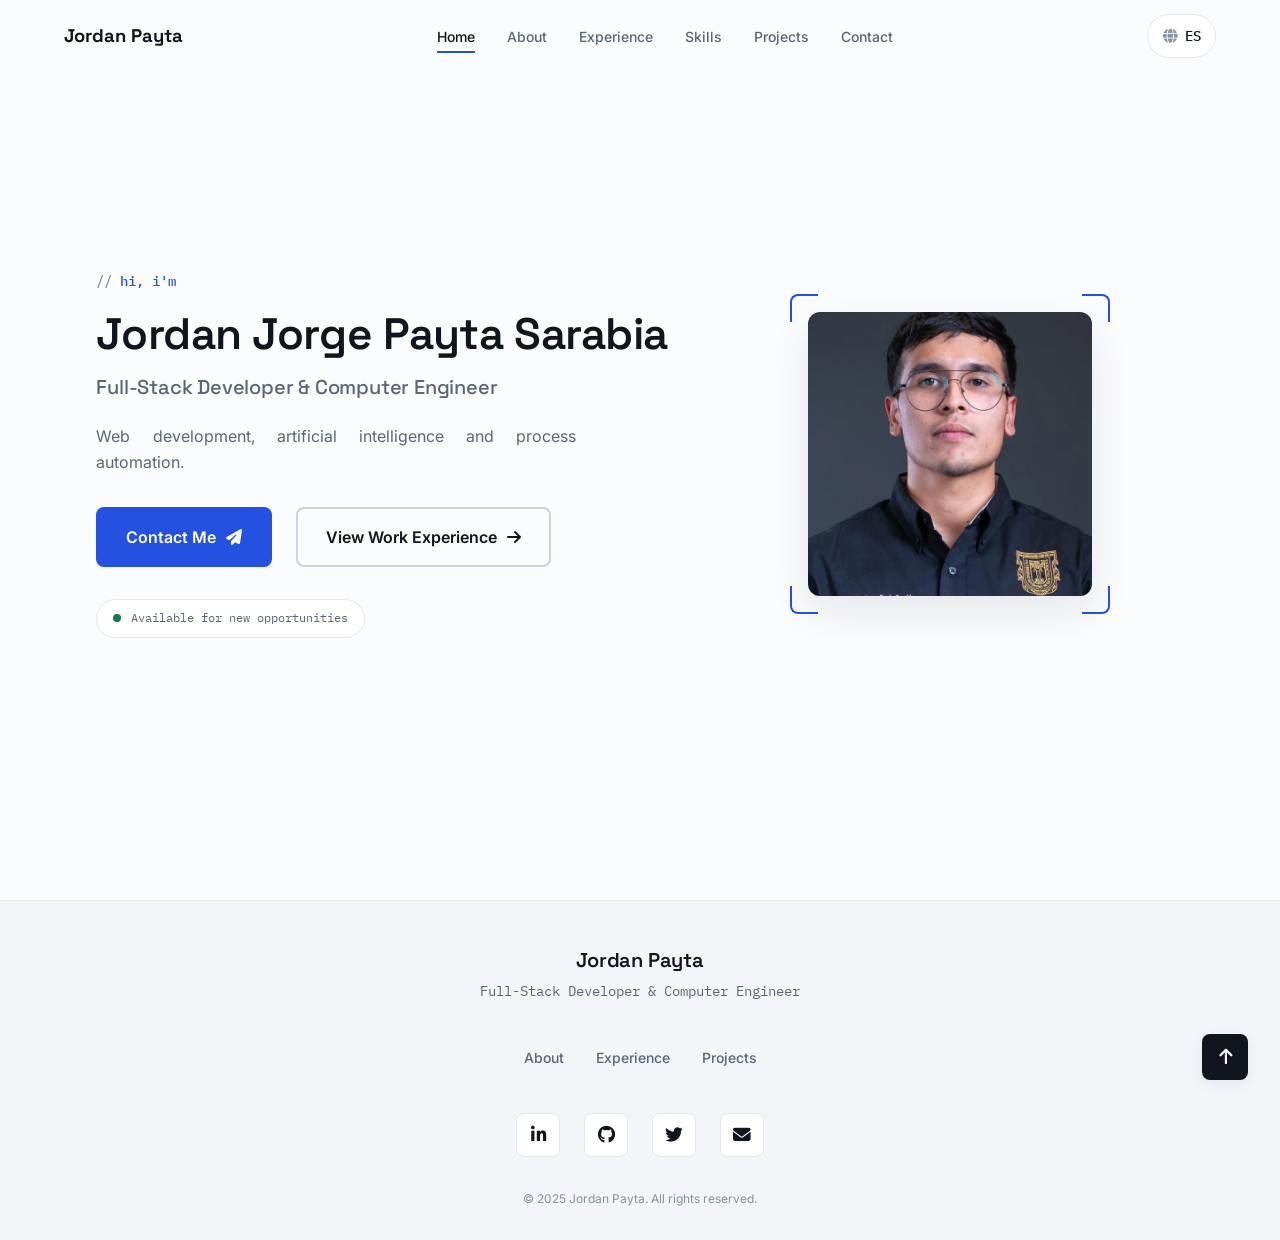
<file: index.html>
<!DOCTYPE html>
<html lang="en">
<head>
    <meta charset="UTF-8">
    <meta name="viewport" content="width=device-width, initial-scale=1.0">
    <meta name="description" content="Portfolio de Jordan Jorge Payta Sarabia - Full-Stack Developer especializado en desarrollo web, IA y automatización">
    <title>Jordan Payta - Full-Stack Developer</title>

    <link rel="preconnect" href="https://fonts.googleapis.com">
    <link rel="preconnect" href="https://fonts.gstatic.com" crossorigin>
    <link href="https://fonts.googleapis.com/css2?family=Space+Grotesk:wght@500;600;700&family=Inter:wght@400;500;600&family=IBM+Plex+Mono:wght@400;500&display=swap" rel="stylesheet">

    <link rel="preload" href="https://cdnjs.cloudflare.com/ajax/libs/font-awesome/6.4.0/css/all.min.css" as="style" onload="this.onload=null;this.rel='stylesheet'">
    <noscript><link rel="stylesheet" href="https://cdnjs.cloudflare.com/ajax/libs/font-awesome/6.4.0/css/all.min.css"></noscript>

    <link rel="stylesheet" href="css/style.css">
</head>
<body>
    <div id="header-include"></div>

    <section class="home section" id="home">
        <div class="home__container container">
            <div class="home__content">
                <div class="home__data">
                    <span class="home__greeting" data-i18n="homeGreeting">Hola, soy</span>
                    <h1 class="home__name" data-i18n="homeName">Jordan Jorge Payta Sarabia</h1>
                    <h3 class="home__profession" data-i18n="homeProfession">Full-Stack Developer & Computer Engineer</h3>
                    <p class="home__description" data-i18n="homeDescription">
                        Desarrollo web, inteligencia artificial y automatización de procesos.
                    </p>
                    <div class="home__buttons">
                        <a href="contact.html" class="button button-primary">
                            <span data-i18n="homeContactBtn">Contáctame</span> <i class="fas fa-paper-plane"></i>
                        </a>
                        <a href="experience.html" class="button button-secondary">
                            <span data-i18n="homeExperienceBtn">Ver Experiencia Laboral</span> <i class="fas fa-arrow-right"></i>
                        </a>
                    </div>

                    <div class="status-badge">
                        <span class="status-dot" aria-hidden="true"></span>
                        <span data-i18n="statusAvailable">Disponible para nuevas oportunidades</span>
                    </div>
                </div>
                <div class="home__image">
                    <div class="home__frame">
                        <span class="corner corner--tl" aria-hidden="true"></span>
                        <span class="corner corner--tr" aria-hidden="true"></span>
                        <span class="corner corner--bl" aria-hidden="true"></span>
                        <span class="corner corner--br" aria-hidden="true"></span>
                        <img src="assets/images/profile_pic.webp" alt="Jordan Payta" class="home__img" width="640" height="722" fetchpriority="high" decoding="async">
                    </div>
                </div>
            </div>
        </div>
    </section>

    <div id="footer-include"></div>

    <script defer src="js/translations.js"></script>
    <script defer src="js/script.js"></script>
</body>
</html>
</file>
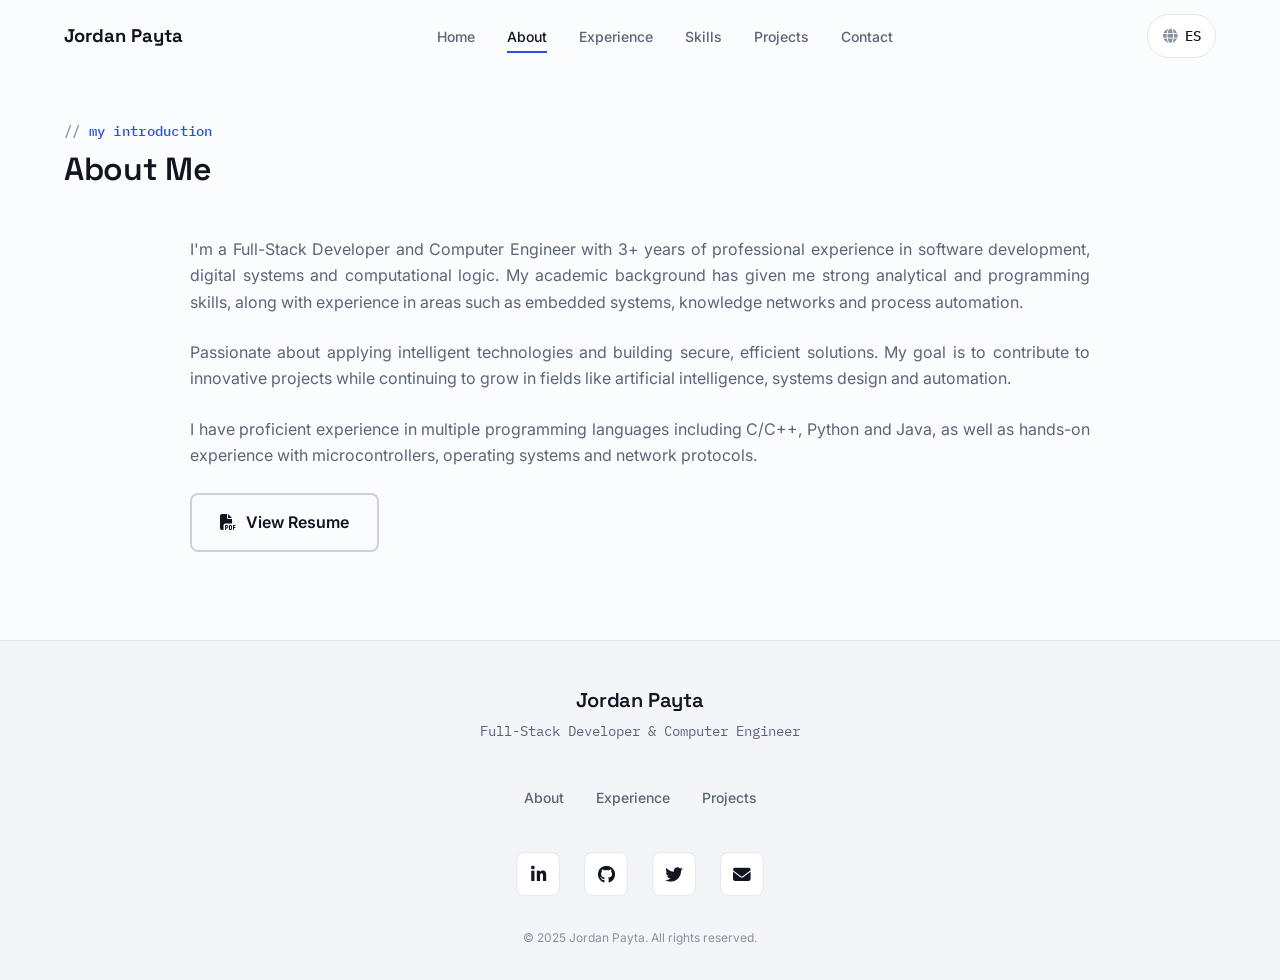
<file: about.html>
<!DOCTYPE html>
<html lang="en">
<head>
    <meta charset="UTF-8">
    <meta name="viewport" content="width=device-width, initial-scale=1.0">
    <meta name="description" content="Conoce más sobre Jordan Payta, Full-Stack Developer y Computer Engineer especializado en desarrollo web, IA y automatización.">
    <title>About me - Jordan Payta</title>

    <link rel="preconnect" href="https://fonts.googleapis.com">
    <link rel="preconnect" href="https://fonts.gstatic.com" crossorigin>
    <link href="https://fonts.googleapis.com/css2?family=Space+Grotesk:wght@500;600;700&family=Inter:wght@400;500;600&family=IBM+Plex+Mono:wght@400;500&display=swap" rel="stylesheet">

    <link rel="preload" href="https://cdnjs.cloudflare.com/ajax/libs/font-awesome/6.4.0/css/all.min.css" as="style" onload="this.onload=null;this.rel='stylesheet'">
    <noscript><link rel="stylesheet" href="https://cdnjs.cloudflare.com/ajax/libs/font-awesome/6.4.0/css/all.min.css"></noscript>

    <link rel="stylesheet" href="css/style.css">
</head>
<body>
    <div id="header-include"></div>

    <section class="about section page-section" id="about">
        <div class="container">
            <span class="section__subtitle" data-i18n="aboutSubtitle">Mi introducción</span>
            <h2 class="section__title" data-i18n="aboutTitle">Sobre Mí</h2>

            <div class="about__container">
                <div class="about__data">
                    <p class="about__description" data-i18n="aboutParagraph1">
                        Soy Full-Stack Developer y Computer Engineer con más de 3 años de experiencia profesional en
                        desarrollo de software, sistemas digitales y lógica computacional. Mi formación académica me
                        ha brindado fuertes habilidades analíticas y de programación, junto con experiencia en áreas
                        como sistemas embebidos, redes de conocimiento y automatización de procesos.
                    </p>
                    <p class="about__description" data-i18n="aboutParagraph2">
                        Apasionado por la aplicación de tecnologías inteligentes y el desarrollo de soluciones seguras
                        y eficientes. Mi objetivo es contribuir a proyectos innovadores mientras continúo creciendo en
                        campos como la inteligencia artificial, el diseño de sistemas y la automatización.
                    </p>
                    <p class="about__description" data-i18n="aboutParagraph3">
                        Tengo experiencia proficiente en múltiples lenguajes de programación incluyendo C/C++, Python
                        y Java, así como experiencia práctica con microcontroladores, sistemas operativos y protocolos
                        de redes.
                    </p>

                    <a href="assets/documents/CV_Jordan_Payta.pdf" target="_blank" rel="noopener" class="button button-secondary about__cv-button">
                        <i class="fas fa-file-pdf"></i> <span data-i18n="aboutCvButton">Ver CV</span>
                    </a>
                </div>
            </div>
        </div>
    </section>

    <div id="footer-include"></div>

    <script defer src="js/translations.js"></script>
    <script defer src="js/script.js"></script>
</body>
</html>
</file>
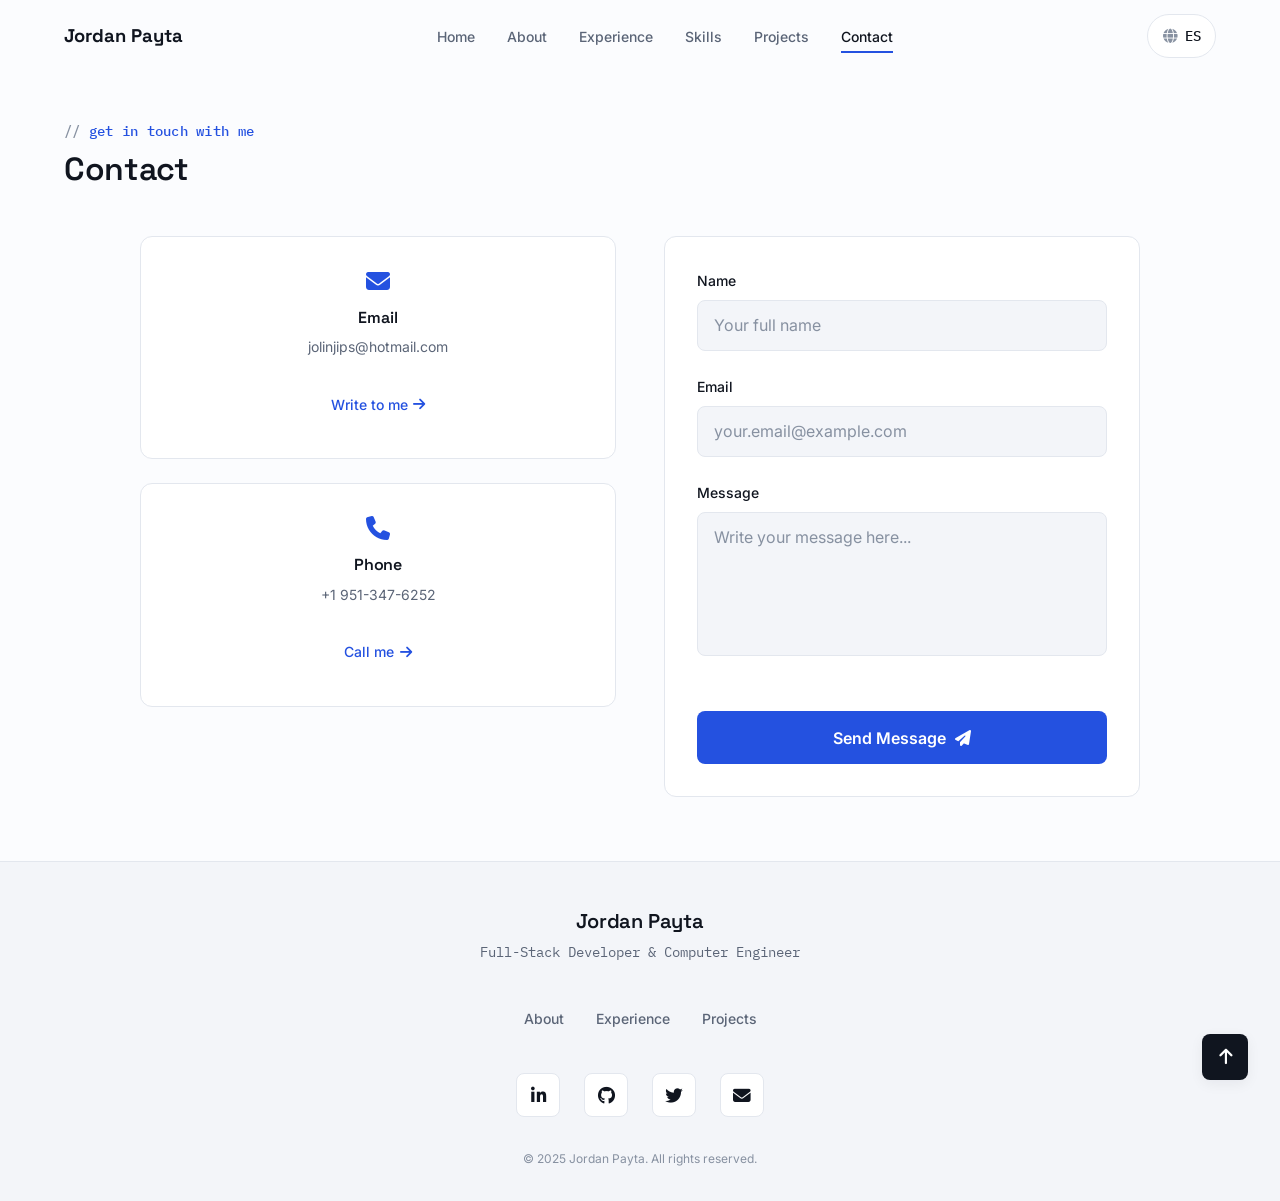
<file: contact.html>
<!DOCTYPE html>
<html lang="en">
<head>
    <meta charset="UTF-8">
    <meta name="viewport" content="width=device-width, initial-scale=1.0">
    <meta name="description" content="Ponte en contacto con Jordan Payta, Full-Stack Developer & Computer Engineer.">
    <title>Contact - Jordan Payta</title>

    <link rel="preconnect" href="https://fonts.googleapis.com">
    <link rel="preconnect" href="https://fonts.gstatic.com" crossorigin>
    <link href="https://fonts.googleapis.com/css2?family=Space+Grotesk:wght@500;600;700&family=Inter:wght@400;500;600&family=IBM+Plex+Mono:wght@400;500&display=swap" rel="stylesheet">

    <link rel="preload" href="https://cdnjs.cloudflare.com/ajax/libs/font-awesome/6.4.0/css/all.min.css" as="style" onload="this.onload=null;this.rel='stylesheet'">
    <noscript><link rel="stylesheet" href="https://cdnjs.cloudflare.com/ajax/libs/font-awesome/6.4.0/css/all.min.css"></noscript>

    <link rel="stylesheet" href="css/style.css">
</head>
<body>
    <div id="header-include"></div>

    <section class="contact section page-section" id="contact">
        <div class="container">
            <span class="section__subtitle" data-i18n="contactSubtitle">Ponte en contacto conmigo</span>
            <h2 class="section__title" data-i18n="contactTitle">Contacto</h2>

            <div class="contact__container">
                <div class="contact__info">
                    <div class="contact__card">
                        <i class="fas fa-envelope contact__card-icon"></i>
                        <h3 class="contact__card-title" data-i18n="contactEmail">Email</h3>
                        <span class="contact__card-data">jolinjips@hotmail.com</span>
                        <a href="mailto:jolinjips@hotmail.com" class="contact__button">
                            <span data-i18n="contactWriteMe">Escríbeme</span> <i class="fas fa-arrow-right"></i>
                        </a>
                    </div>

                    <div class="contact__card">
                        <i class="fas fa-phone contact__card-icon"></i>
                        <h3 class="contact__card-title" data-i18n="contactPhone">Teléfono</h3>
                        <span class="contact__card-data">+1 951-347-6252</span>
                        <a href="tel:+19513476252" class="contact__button">
                            <span data-i18n="contactCallMe">Llámame</span> <i class="fas fa-arrow-right"></i>
                        </a>
                    </div>
                </div>

                <form class="contact__form" id="contact-form">
                    <input type="hidden" name="access_key" value="dc420901-617f-4dc7-a743-186381f71e4c">
                    <input type="hidden" name="subject" value="Nuevo mensaje desde el portafolio">
                    <input type="checkbox" name="botcheck" class="contact__form-honeypot" tabindex="-1" autocomplete="off" aria-hidden="true">

                    <div class="contact__form-div">
                        <label class="contact__form-tag" data-i18n="contactFormName">Nombre</label>
                        <input type="text" name="name" data-i18n-placeholder="contactFormPlaceholderName" placeholder="Tu nombre completo" class="contact__form-input" required>
                    </div>

                    <div class="contact__form-div">
                        <label class="contact__form-tag" data-i18n="contactFormEmail">Email</label>
                        <input type="email" name="email" data-i18n-placeholder="contactFormPlaceholderEmail" placeholder="tu.email@ejemplo.com" class="contact__form-input" required>
                    </div>

                    <div class="contact__form-div">
                        <label class="contact__form-tag" data-i18n="contactFormMessage">Mensaje</label>
                        <textarea name="message" data-i18n-placeholder="contactFormPlaceholderMessage" placeholder="Escribe tu mensaje aquí..." class="contact__form-input contact__form-textarea" required></textarea>
                    </div>

                    <div class="h-captcha" data-captcha="true"></div>

                    <div id="contact-message" class="contact__message"></div>

                    <button type="submit" class="button button--flex">
                        <span data-i18n="contactFormButton">Enviar Mensaje</span> <i class="fas fa-paper-plane"></i>
                    </button>
                </form>
            </div>
        </div>
    </section>

    <div id="footer-include"></div>

    <script src="https://web3forms.com/client/script.js" async defer></script>
    <script defer src="js/translations.js"></script>
    <script defer src="js/script.js"></script>
</body>
</html>
</file>
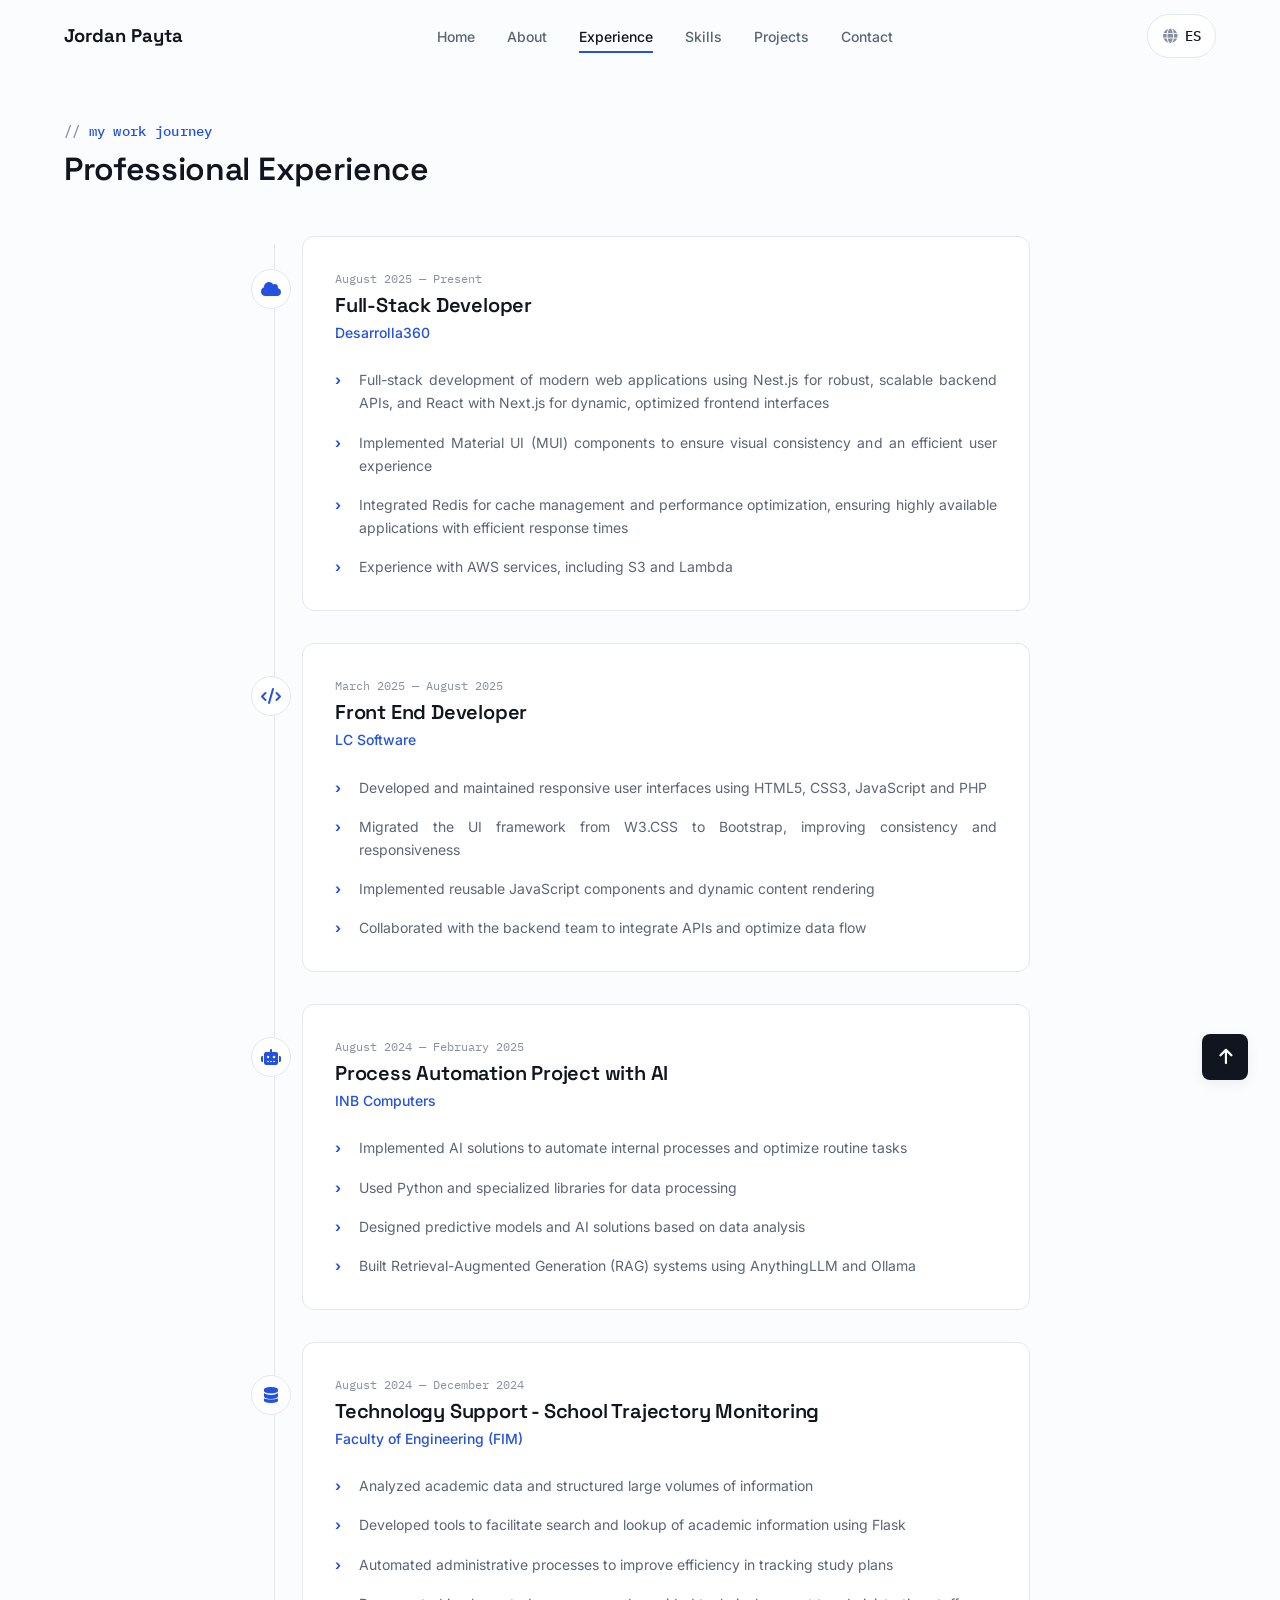
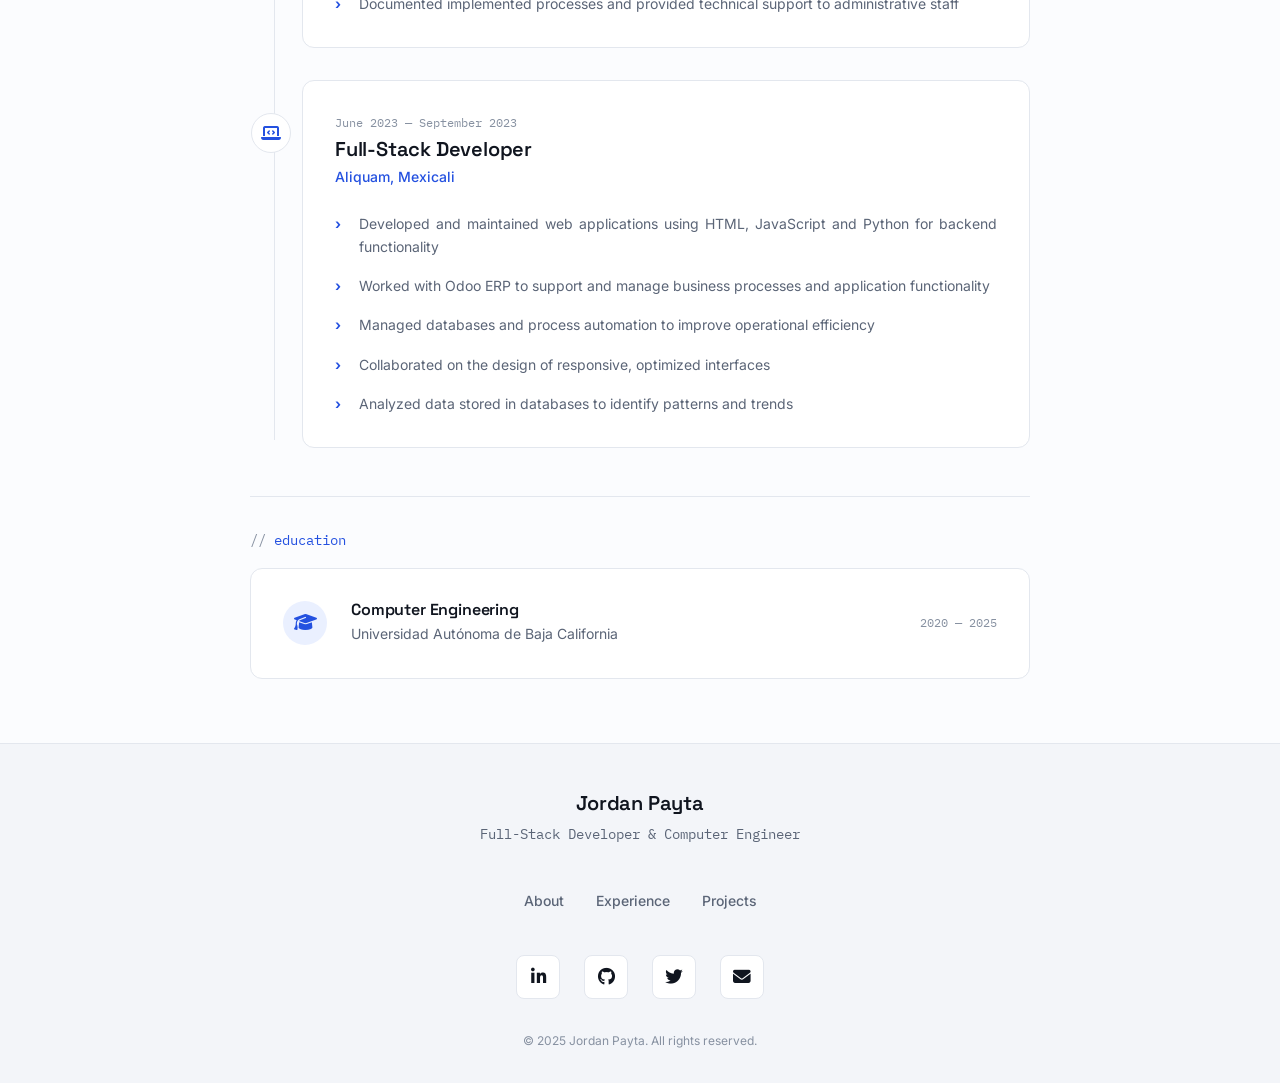
<file: experience.html>
<!DOCTYPE html>
<html lang="en">
<head>
    <meta charset="UTF-8">
    <meta name="viewport" content="width=device-width, initial-scale=1.0">
    <meta name="description" content="Trayectoria profesional y formación académica de Jordan Payta: Full-Stack Developer con experiencia en Nest.js, React, IA y automatización.">
    <title>Work Experience - Jordan Payta</title>

    <link rel="preconnect" href="https://fonts.googleapis.com">
    <link rel="preconnect" href="https://fonts.gstatic.com" crossorigin>
    <link href="https://fonts.googleapis.com/css2?family=Space+Grotesk:wght@500;600;700&family=Inter:wght@400;500;600&family=IBM+Plex+Mono:wght@400;500&display=swap" rel="stylesheet">

    <link rel="preload" href="https://cdnjs.cloudflare.com/ajax/libs/font-awesome/6.4.0/css/all.min.css" as="style" onload="this.onload=null;this.rel='stylesheet'">
    <noscript><link rel="stylesheet" href="https://cdnjs.cloudflare.com/ajax/libs/font-awesome/6.4.0/css/all.min.css"></noscript>

    <link rel="stylesheet" href="css/style.css">
</head>
<body>
    <div id="header-include"></div>

    <section class="experience section page-section" id="experience">
        <div class="container">
            <span class="section__subtitle" data-i18n="experienceSubtitle">Mi trayectoria laboral</span>
            <h2 class="section__title" data-i18n="experienceTitle">Experiencia Profesional</h2>

            <div class="experience__container">
                <div class="experience__card">
                    <div class="experience__header">
                        <div class="experience__icon">
                            <i class="fas fa-cloud"></i>
                        </div>
                        <div>
                            <span class="experience__date" data-i18n="expVenspaceDate">Agosto 2025 &mdash; Presente</span>
                            <h3 class="experience__title">Full-Stack Developer</h3>
                            <span class="experience__company">Desarrolla360</span>
                        </div>
                    </div>
                    <ul class="experience__list">
                        <li data-i18n="expVenspaceBullet1">Desarrollo full-stack de aplicaciones web modernas usando Nest.js para APIs backend robustas y escalables, y React con Next.js para interfaces frontend dinámicas y optimizadas</li>
                        <li data-i18n="expVenspaceBullet2">Implementación de componentes Material UI (MUI) para garantizar consistencia visual y una experiencia de usuario eficiente</li>
                        <li data-i18n="expVenspaceBullet3">Integración de Redis para gestión de caché y optimización de rendimiento, garantizando aplicaciones altamente disponibles con tiempos de respuesta eficientes</li>
                        <li data-i18n="expVenspaceBullet4">Experiencia con servicios de AWS, incluyendo S3 y Lambda</li>
                    </ul>
                </div>

                <div class="experience__card">
                    <div class="experience__header">
                        <div class="experience__icon">
                            <i class="fas fa-code"></i>
                        </div>
                        <div>
                            <span class="experience__date" data-i18n="expLcDate">Marzo 2025 &mdash; Agosto 2025</span>
                            <h3 class="experience__title">Front End Developer</h3>
                            <span class="experience__company">LC Software</span>
                        </div>
                    </div>
                    <ul class="experience__list">
                        <li data-i18n="expLcBullet1">Desarrollé y mantuve interfaces de usuario responsivas usando HTML5, CSS3, JavaScript y PHP</li>
                        <li data-i18n="expLcBullet2">Migré el framework de UI de W3.CSS a Bootstrap, mejorando consistencia y responsividad</li>
                        <li data-i18n="expLcBullet3">Implementé componentes JavaScript reutilizables y renderizado dinámico de contenido</li>
                        <li data-i18n="expLcBullet4">Colaboré con el equipo backend para integrar APIs y optimizar el flujo de datos</li>
                    </ul>
                </div>

                <div class="experience__card">
                    <div class="experience__header">
                        <div class="experience__icon">
                            <i class="fas fa-robot"></i>
                        </div>
                        <div>
                            <span class="experience__date" data-i18n="expInbDate">Agosto 2024 &mdash; Febrero 2025</span>
                            <h3 class="experience__title">Process Automation Project with AI</h3>
                            <span class="experience__company">INB Computers</span>
                        </div>
                    </div>
                    <ul class="experience__list">
                        <li data-i18n="expInbBullet1">Implementé soluciones de IA para automatizar procesos internos y optimizar tareas rutinarias</li>
                        <li data-i18n="expInbBullet2">Utilicé Python y librerías especializadas para procesamiento de datos</li>
                        <li data-i18n="expInbBullet3">Diseñé modelos predictivos y soluciones de IA basadas en análisis de datos</li>
                        <li data-i18n="expInbBullet4">Creé sistemas de respuesta generativa (RAG) usando AnythingLLM y Ollama</li>
                    </ul>
                </div>

                <div class="experience__card">
                    <div class="experience__header">
                        <div class="experience__icon">
                            <i class="fas fa-database"></i>
                        </div>
                        <div>
                            <span class="experience__date" data-i18n="expFimDate">Agosto 2024 &mdash; Diciembre 2024</span>
                            <h3 class="experience__title">Technology Support - School Trajectory Monitoring</h3>
                            <span class="experience__company">Faculty of Engineering (FIM)</span>
                        </div>
                    </div>
                    <ul class="experience__list">
                        <li data-i18n="expFimBullet1">Realicé análisis de datos académicos y estructuré grandes volúmenes de información</li>
                        <li data-i18n="expFimBullet2">Desarrollé herramientas para facilitar búsqueda y consulta de información académica usando Flask</li>
                        <li data-i18n="expFimBullet3">Automaticé procesos administrativos para mejorar eficiencia en seguimiento de planes de estudio</li>
                        <li data-i18n="expFimBullet4">Documenté procesos implementados y brindé soporte técnico al personal administrativo</li>
                    </ul>
                </div>

                <div class="experience__card">
                    <div class="experience__header">
                        <div class="experience__icon">
                            <i class="fas fa-laptop-code"></i>
                        </div>
                        <div>
                            <span class="experience__date" data-i18n="expAliquamDate">Junio 2023 &mdash; Septiembre 2023</span>
                            <h3 class="experience__title">Full-Stack Developer</h3>
                            <span class="experience__company">Aliquam, Mexicali</span>
                        </div>
                    </div>
                    <ul class="experience__list">
                        <li data-i18n="expAliquamBullet1">Desarrollé y mantuve aplicaciones web usando HTML, JavaScript y Python para funcionalidades backend</li>
                        <li data-i18n="expAliquamBullet2">Trabajé con Odoo ERP para dar soporte y gestionar procesos de negocio y funcionalidades de la aplicación</li>
                        <li data-i18n="expAliquamBullet3">Gestioné bases de datos y automatización de procesos para mejorar eficiencia operacional</li>
                        <li data-i18n="expAliquamBullet4">Colaboré en el diseño de interfaces responsivas y optimizadas</li>
                        <li data-i18n="expAliquamBullet5">Analicé datos almacenados en bases de datos para identificar patrones y tendencias</li>
                    </ul>
                </div>
            </div>

            <div class="education__block">
                <span class="education__label" data-i18n="educationLabel">Educación</span>
                <div class="education__card">
                    <i class="fas fa-graduation-cap education__icon"></i>
                    <div class="education__info">
                        <h3 class="education__degree" data-i18n="eduDegree">Ingeniería en Computación</h3>
                        <span class="education__school">Universidad Autónoma de Baja California</span>
                    </div>
                    <span class="education__date">2020 &mdash; 2025</span>
                </div>
            </div>
        </div>
    </section>

    <div id="footer-include"></div>

    <script defer src="js/translations.js"></script>
    <script defer src="js/script.js"></script>
</body>
</html>
</file>
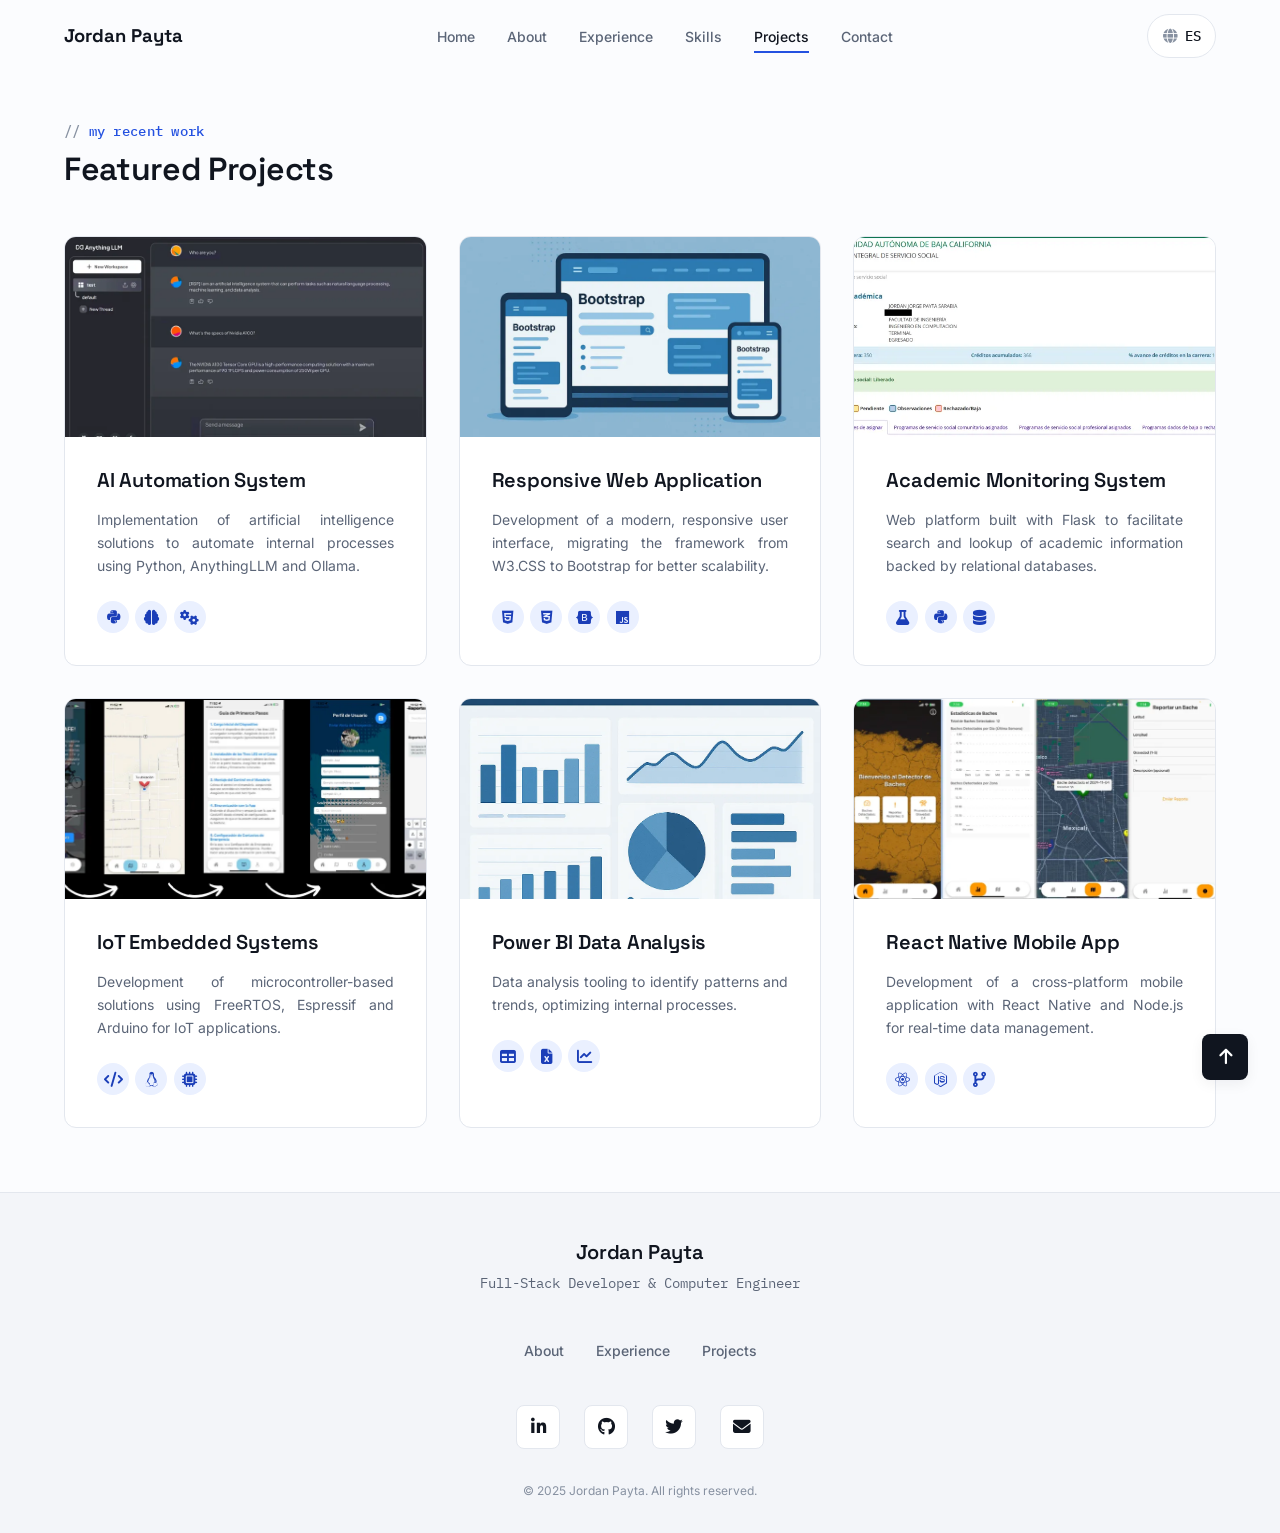
<file: portfolio.html>
<!DOCTYPE html>
<html lang="en">
<head>
    <meta charset="UTF-8">
    <meta name="viewport" content="width=device-width, initial-scale=1.0">
    <meta name="description" content="Proyectos destacados de Jordan Payta en desarrollo web, inteligencia artificial, sistemas embebidos IoT y análisis de datos.">
    <title>Projects - Jordan Payta</title>

    <link rel="preconnect" href="https://fonts.googleapis.com">
    <link rel="preconnect" href="https://fonts.gstatic.com" crossorigin>
    <link href="https://fonts.googleapis.com/css2?family=Space+Grotesk:wght@500;600;700&family=Inter:wght@400;500;600&family=IBM+Plex+Mono:wght@400;500&display=swap" rel="stylesheet">

    <link rel="preload" href="https://cdnjs.cloudflare.com/ajax/libs/font-awesome/6.4.0/css/all.min.css" as="style" onload="this.onload=null;this.rel='stylesheet'">
    <noscript><link rel="stylesheet" href="https://cdnjs.cloudflare.com/ajax/libs/font-awesome/6.4.0/css/all.min.css"></noscript>

    <link rel="stylesheet" href="css/style.css">
</head>
<body>
    <div id="header-include"></div>

    <section class="portfolio section page-section" id="portfolio">
        <div class="container">
            <span class="section__subtitle" data-i18n="portfolioSubtitle">Mi trabajo reciente</span>
            <h2 class="section__title" data-i18n="portfolioTitle">Proyectos Destacados</h2>

            <div class="portfolio__container">
                <div class="portfolio__card">
                    <div class="portfolio__img-wrap">
                        <img src="assets/images/anythingllm_chat.webp" alt="Proyecto 1" class="portfolio__img" width="900" height="592" loading="lazy" decoding="async">
                    </div>
                    <div class="portfolio__data">
                        <h3 class="portfolio__title" data-i18n="portfolioProj1Title">Sistema de Automatización con IA</h3>
                        <p class="portfolio__description" data-i18n="portfolioProj1Desc">
                            Implementación de soluciones de inteligencia artificial para automatizar procesos
                            internos utilizando Python, AnythingLLM y Ollama.
                        </p>
                        <div class="portfolio__tags">
                            <span class="portfolio__tag" title="Python" aria-label="Python"><i class="fab fa-python" aria-hidden="true"></i></span>
                            <span class="portfolio__tag" title="Inteligencia Artificial" aria-label="Inteligencia Artificial"><i class="fas fa-brain" aria-hidden="true"></i></span>
                            <span class="portfolio__tag" title="Automatización" aria-label="Automatización"><i class="fas fa-gears" aria-hidden="true"></i></span>
                        </div>
                    </div>
                </div>

                <div class="portfolio__card">
                    <div class="portfolio__img-wrap">
                        <img src="assets/images/bootstrap.webp" alt="Proyecto 2" class="portfolio__img" width="900" height="600" loading="lazy" decoding="async">
                    </div>
                    <div class="portfolio__data">
                        <h3 class="portfolio__title" data-i18n="portfolioProj2Title">Aplicación Web Responsiva</h3>
                        <p class="portfolio__description" data-i18n="portfolioProj2Desc">
                            Desarrollo de interfaz de usuario moderna y responsiva con migración de framework
                            W3.CSS a Bootstrap para mejor escalabilidad.
                        </p>
                        <div class="portfolio__tags">
                            <span class="portfolio__tag" title="HTML5" aria-label="HTML5"><i class="fab fa-html5" aria-hidden="true"></i></span>
                            <span class="portfolio__tag" title="CSS3" aria-label="CSS3"><i class="fab fa-css3-alt" aria-hidden="true"></i></span>
                            <span class="portfolio__tag" title="Bootstrap" aria-label="Bootstrap"><i class="fab fa-bootstrap" aria-hidden="true"></i></span>
                            <span class="portfolio__tag" title="JavaScript" aria-label="JavaScript"><i class="fab fa-js" aria-hidden="true"></i></span>
                        </div>
                    </div>
                </div>

                <div class="portfolio__card">
                    <div class="portfolio__img-wrap">
                        <img src="assets/images/Academic_Tutor.webp" alt="Proyecto 3" class="portfolio__img" width="900" height="351" loading="lazy" decoding="async">
                    </div>
                    <div class="portfolio__data">
                        <h3 class="portfolio__title" data-i18n="portfolioProj3Title">Sistema de Monitoreo Académico</h3>
                        <p class="portfolio__description" data-i18n="portfolioProj3Desc">
                            Plataforma web desarrollada con Flask para facilitar la búsqueda y consulta de
                            información académica con bases de datos relacionales.
                        </p>
                        <div class="portfolio__tags">
                            <span class="portfolio__tag" title="Flask" aria-label="Flask"><i class="fas fa-flask" aria-hidden="true"></i></span>
                            <span class="portfolio__tag" title="Python" aria-label="Python"><i class="fab fa-python" aria-hidden="true"></i></span>
                            <span class="portfolio__tag" title="MySQL" aria-label="MySQL"><i class="fas fa-database" aria-hidden="true"></i></span>
                        </div>
                    </div>
                </div>

                <div class="portfolio__card">
                    <div class="portfolio__img-wrap">
                        <img src="assets/images/girosafe.webp" alt="Proyecto 4" class="portfolio__img" width="972" height="403" loading="lazy" decoding="async">
                    </div>
                    <div class="portfolio__data">
                        <h3 class="portfolio__title" data-i18n="portfolioProj4Title">Sistemas Embebidos IoT</h3>
                        <p class="portfolio__description" data-i18n="portfolioProj4Desc">
                            Desarrollo de soluciones con microcontroladores utilizando FreeRTOS, Espressif
                            y Arduino para aplicaciones IoT.
                        </p>
                        <div class="portfolio__tags">
                            <span class="portfolio__tag" title="C/C++" aria-label="C/C++"><i class="fas fa-code" aria-hidden="true"></i></span>
                            <span class="portfolio__tag" title="FreeRTOS" aria-label="FreeRTOS"><i class="fab fa-linux" aria-hidden="true"></i></span>
                            <span class="portfolio__tag" title="IoT" aria-label="IoT"><i class="fas fa-microchip" aria-hidden="true"></i></span>
                        </div>
                    </div>
                </div>

                <div class="portfolio__card">
                    <div class="portfolio__img-wrap">
                        <img src="assets/images/power_bi.webp" alt="Proyecto 5" class="portfolio__img" width="1024" height="1024" loading="lazy" decoding="async">
                    </div>
                    <div class="portfolio__data">
                        <h3 class="portfolio__title" data-i18n="portfolioProj5Title">Análisis de Datos con Power BI</h3>
                        <p class="portfolio__description" data-i18n="portfolioProj5Desc">
                            Herramientas de análisis de datos para identificar patrones y tendencias,
                            optimizando procesos internos.
                        </p>
                        <div class="portfolio__tags">
                            <span class="portfolio__tag" title="Power BI" aria-label="Power BI"><i class="fas fa-table" aria-hidden="true"></i></span>
                            <span class="portfolio__tag" title="Excel" aria-label="Excel"><i class="fas fa-file-excel" aria-hidden="true"></i></span>
                            <span class="portfolio__tag" title="Análisis de Datos" aria-label="Análisis de Datos"><i class="fas fa-chart-line" aria-hidden="true"></i></span>
                        </div>
                    </div>
                </div>

                <div class="portfolio__card">
                    <div class="portfolio__img-wrap">
                        <img src="assets/images/Pot_evience.webp" alt="Proyecto 6" class="portfolio__img" width="800" height="427" loading="lazy" decoding="async">
                    </div>
                    <div class="portfolio__data">
                        <h3 class="portfolio__title" data-i18n="portfolioProj6Title">Aplicación Mobile con React Native</h3>
                        <p class="portfolio__description" data-i18n="portfolioProj6Desc">
                            Desarrollo de aplicación móvil multiplataforma con React Native y Node.js
                            para gestión de datos en tiempo real.
                        </p>
                        <div class="portfolio__tags">
                            <span class="portfolio__tag" title="React Native" aria-label="React Native"><i class="fab fa-react" aria-hidden="true"></i></span>
                            <span class="portfolio__tag" title="Node.js" aria-label="Node.js"><i class="fab fa-node-js" aria-hidden="true"></i></span>
                            <span class="portfolio__tag" title="TypeScript" aria-label="TypeScript"><i class="fas fa-code-branch" aria-hidden="true"></i></span>
                        </div>
                    </div>
                </div>
            </div>
        </div>
    </section>

    <div id="footer-include"></div>

    <script defer src="js/translations.js"></script>
    <script defer src="js/script.js"></script>
</body>
</html>
</file>
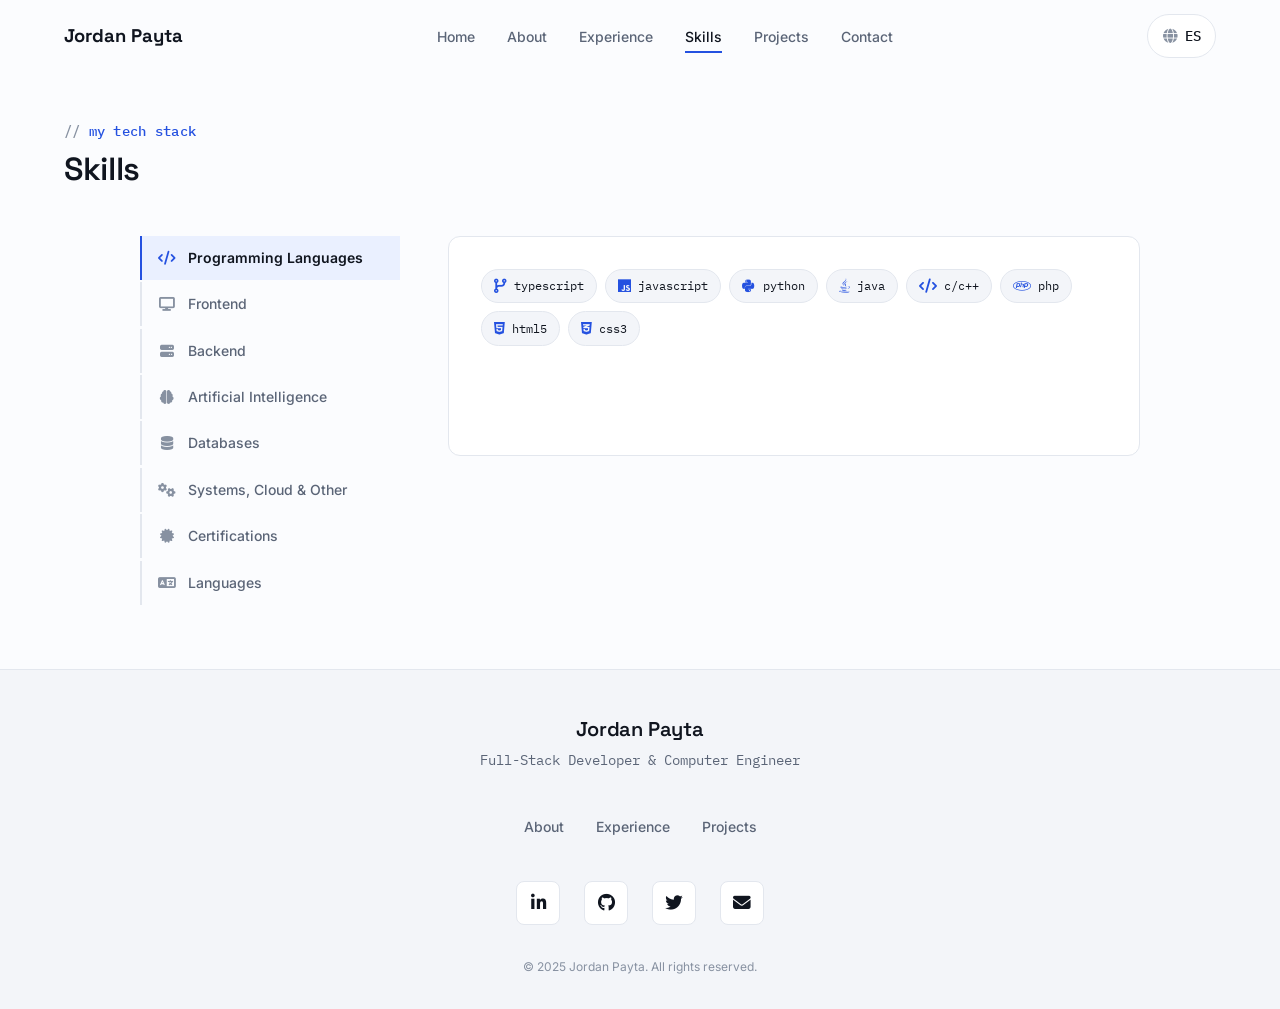
<file: skills.html>
<!DOCTYPE html>
<html lang="en">
<head>
    <meta charset="UTF-8">
    <meta name="viewport" content="width=device-width, initial-scale=1.0">
    <meta name="description" content="Stack tecnológico de Jordan Payta: lenguajes, frameworks frontend y backend, IA, bases de datos, cloud y certificaciones.">
    <title>Technical Skills - Jordan Payta</title>

    <link rel="preconnect" href="https://fonts.googleapis.com">
    <link rel="preconnect" href="https://fonts.gstatic.com" crossorigin>
    <link href="https://fonts.googleapis.com/css2?family=Space+Grotesk:wght@500;600;700&family=Inter:wght@400;500;600&family=IBM+Plex+Mono:wght@400;500&display=swap" rel="stylesheet">

    <link rel="preload" href="https://cdnjs.cloudflare.com/ajax/libs/font-awesome/6.4.0/css/all.min.css" as="style" onload="this.onload=null;this.rel='stylesheet'">
    <noscript><link rel="stylesheet" href="https://cdnjs.cloudflare.com/ajax/libs/font-awesome/6.4.0/css/all.min.css"></noscript>

    <link rel="stylesheet" href="css/style.css">
</head>
<body>
    <div id="header-include"></div>

    <section class="skills section page-section" id="skills">
        <div class="container">
            <span class="section__subtitle" data-i18n="skillsSubtitle">Mi stack tecnológico</span>
            <h2 class="section__title" data-i18n="skillsTitle">Habilidades</h2>

            <div class="skills__layout">
                <div class="skills__tablist" role="tablist" aria-label="Categorías de habilidades">
                    <button type="button" class="skills__tab active-tab" role="tab" aria-selected="true" aria-controls="skills-panel-languages" id="skills-tab-languages" data-target="skills-panel-languages">
                        <i class="fas fa-code" aria-hidden="true"></i>
                        <span data-i18n="skillsCatLanguages">Lenguajes de Programación</span>
                    </button>
                    <button type="button" class="skills__tab" role="tab" aria-selected="false" aria-controls="skills-panel-frontend" id="skills-tab-frontend" data-target="skills-panel-frontend">
                        <i class="fas fa-display" aria-hidden="true"></i>
                        <span data-i18n="skillsCatFrontend">Frontend</span>
                    </button>
                    <button type="button" class="skills__tab" role="tab" aria-selected="false" aria-controls="skills-panel-backend" id="skills-tab-backend" data-target="skills-panel-backend">
                        <i class="fas fa-server" aria-hidden="true"></i>
                        <span data-i18n="skillsCatBackend">Backend</span>
                    </button>
                    <button type="button" class="skills__tab" role="tab" aria-selected="false" aria-controls="skills-panel-ai" id="skills-tab-ai" data-target="skills-panel-ai">
                        <i class="fas fa-brain" aria-hidden="true"></i>
                        <span data-i18n="skillsCatAI">Inteligencia Artificial</span>
                    </button>
                    <button type="button" class="skills__tab" role="tab" aria-selected="false" aria-controls="skills-panel-databases" id="skills-tab-databases" data-target="skills-panel-databases">
                        <i class="fas fa-database" aria-hidden="true"></i>
                        <span data-i18n="skillsCatDatabases">Bases de Datos</span>
                    </button>
                    <button type="button" class="skills__tab" role="tab" aria-selected="false" aria-controls="skills-panel-systems" id="skills-tab-systems" data-target="skills-panel-systems">
                        <i class="fas fa-cogs" aria-hidden="true"></i>
                        <span data-i18n="skillsCatSystems">Sistemas, Cloud & Otros</span>
                    </button>
                    <button type="button" class="skills__tab" role="tab" aria-selected="false" aria-controls="skills-panel-certs" id="skills-tab-certs" data-target="skills-panel-certs">
                        <i class="fas fa-certificate" aria-hidden="true"></i>
                        <span data-i18n="skillsCatCerts">Certificaciones</span>
                    </button>
                    <button type="button" class="skills__tab" role="tab" aria-selected="false" aria-controls="skills-panel-languages-spoken" id="skills-tab-languages-spoken" data-target="skills-panel-languages-spoken">
                        <i class="fas fa-language" aria-hidden="true"></i>
                        <span data-i18n="skillsCatSpokenLanguages">Idiomas</span>
                    </button>
                </div>

                <div class="skills__panels">
                    <div class="skills__panel" role="tabpanel" id="skills-panel-languages" aria-labelledby="skills-tab-languages">
                        <div class="skills__chips">
                            <div class="skills__data"><i class="fas fa-code-branch"></i><span>TypeScript</span></div>
                            <div class="skills__data"><i class="fab fa-js"></i><span>JavaScript</span></div>
                            <div class="skills__data"><i class="fab fa-python"></i><span>Python</span></div>
                            <div class="skills__data"><i class="fab fa-java"></i><span>Java</span></div>
                            <div class="skills__data"><i class="fas fa-code"></i><span>C/C++</span></div>
                            <div class="skills__data"><i class="fab fa-php"></i><span>PHP</span></div>
                            <div class="skills__data"><i class="fab fa-html5"></i><span>HTML5</span></div>
                            <div class="skills__data"><i class="fab fa-css3-alt"></i><span>CSS3</span></div>
                        </div>
                    </div>

                    <div class="skills__panel" hidden role="tabpanel" id="skills-panel-frontend" aria-labelledby="skills-tab-frontend">
                        <div class="skills__chips">
                            <div class="skills__data"><i class="fab fa-react"></i><span>React</span></div>
                            <div class="skills__data"><i class="fas fa-layer-group"></i><span>Next.js</span></div>
                            <div class="skills__data"><i class="fab fa-react"></i><span>React Native</span></div>
                            <div class="skills__data"><i class="fas fa-palette"></i><span>Material UI</span></div>
                            <div class="skills__data"><i class="fas fa-shapes"></i><span>shadcn/ui</span></div>
                            <div class="skills__data"><i class="fab fa-bootstrap"></i><span>Bootstrap</span></div>
                        </div>
                    </div>

                    <div class="skills__panel" hidden role="tabpanel" id="skills-panel-backend" aria-labelledby="skills-tab-backend">
                        <div class="skills__chips">
                            <div class="skills__data"><i class="fab fa-node-js"></i><span>Node.js</span></div>
                            <div class="skills__data"><i class="fas fa-server"></i><span>Nest.js</span></div>
                            <div class="skills__data"><i class="fas fa-bolt"></i><span>Express.js</span></div>
                            <div class="skills__data"><i class="fas fa-plug"></i><span>REST APIs</span></div>
                        </div>
                    </div>

                    <div class="skills__panel" hidden role="tabpanel" id="skills-panel-ai" aria-labelledby="skills-tab-ai">
                        <div class="skills__chips">
                            <div class="skills__data"><i class="fas fa-chart-line"></i><span>Machine Learning</span></div>
                            <div class="skills__data"><i class="fas fa-database"></i><span>RAG</span></div>
                            <div class="skills__data"><i class="fas fa-robot"></i><span>Ollama</span></div>
                            <div class="skills__data"><i class="fas fa-robot"></i><span>AnythingLLM</span></div>
                            <div class="skills__data"><i class="fas fa-comments"></i><span>Prompt Engineering</span></div>
                        </div>
                    </div>

                    <div class="skills__panel" hidden role="tabpanel" id="skills-panel-databases" aria-labelledby="skills-tab-databases">
                        <div class="skills__chips">
                            <div class="skills__data"><i class="fas fa-database"></i><span>MySQL</span></div>
                            <div class="skills__data"><i class="fas fa-database"></i><span>PostgreSQL</span></div>
                            <div class="skills__data"><i class="fas fa-leaf"></i><span>MongoDB</span></div>
                        </div>
                    </div>

                    <div class="skills__panel" hidden role="tabpanel" id="skills-panel-systems" aria-labelledby="skills-tab-systems">
                        <div class="skills__chips">
                            <div class="skills__data"><i class="fab fa-aws"></i><span>AWS S3</span></div>
                            <div class="skills__data"><i class="fab fa-aws"></i><span>AWS Lambda</span></div>
                            <div class="skills__data"><i class="fas fa-bolt"></i><span>Redis</span></div>
                            <div class="skills__data"><i class="fab fa-git-alt"></i><span>Git</span></div>
                            <div class="skills__data"><i class="fab fa-linux"></i><span>FreeRTOS</span></div>
                            <div class="skills__data"><i class="fas fa-microchip"></i><span>Espressif</span></div>
                            <div class="skills__data"><i class="fas fa-microchip"></i><span>Arduino</span></div>
                            <div class="skills__data"><i class="fas fa-table"></i><span>Power BI</span></div>
                            <div class="skills__data"><i class="fas fa-file-excel"></i><span>Excel</span></div>
                        </div>
                    </div>

                    <div class="skills__panel" hidden role="tabpanel" id="skills-panel-certs" aria-labelledby="skills-tab-certs">
                        <div class="skills__chips">
                            <div class="skills__data"><i class="fas fa-shield-halved"></i><span>IBM Cybersecurity Analyst</span></div>
                            <div class="skills__data"><i class="fas fa-chart-line"></i><span>Google Data Analytics</span></div>
                            <div class="skills__data"><i class="fas fa-gears"></i><span>Google IT Automation (Python)</span></div>
                            <div class="skills__data"><i class="fas fa-headset"></i><span>Google IT Support</span></div>
                        </div>
                    </div>

                    <div class="skills__panel" hidden role="tabpanel" id="skills-panel-languages-spoken" aria-labelledby="skills-tab-languages-spoken">
                        <div class="skills__chips">
                            <div class="skills__data"><i class="fas fa-flag"></i><span data-i18n="skillsSpanish">Español &mdash; Nativo</span></div>
                            <div class="skills__data"><i class="fas fa-flag-usa"></i><span data-i18n="skillsEnglish">Inglés &mdash; Intermedio</span></div>
                        </div>
                    </div>
                </div>
            </div>
        </div>
    </section>

    <div id="footer-include"></div>

    <script defer src="js/translations.js"></script>
    <script defer src="js/script.js"></script>
</body>
</html>
</file>
<file: css/style.css>
:root {
    --color-paper: #fbfcfe;
    --color-surface: #ffffff;
    --color-surface-alt: #f3f5f9;
    --color-ink: #10151f;
    --color-slate: #5b6577;
    --color-slate-light: #8791a1;
    --color-accent: #2451e0;
    --color-accent-dark: #1b3eb8;
    --color-accent-soft: #eaf0ff;
    --color-signal: #c97a1a;
    --color-signal-soft: #fbf1e2;
    --color-line: #e3e7ee;
    --color-line-strong: #cbd2df;
    --color-success: #157a4a;
    --color-success-soft: #e7f6ee;
    --color-error: #b5372f;
    --color-error-soft: #fbeae8;

    --font-display: 'Space Grotesk', 'Segoe UI', sans-serif;
    --font-body: 'Inter', 'Segoe UI', sans-serif;
    --font-mono: 'IBM Plex Mono', 'SFMono-Regular', Consolas, monospace;

    --h1-font-size: 2.75rem;
    --h2-font-size: 2rem;
    --h3-font-size: 1.25rem;
    --normal-font-size: 1rem;
    --small-font-size: 0.875rem;
    --smaller-font-size: 0.75rem;

    --font-regular: 400;
    --font-medium: 500;
    --font-semibold: 600;
    --font-bold: 700;

    --spacing-xs: 0.5rem;
    --spacing-sm: 1rem;
    --spacing-md: 1.5rem;
    --spacing-lg: 2rem;
    --spacing-xl: 3rem;
    --spacing-2xl: 4rem;

    --radius-sm: 0.5rem;
    --radius-md: 0.75rem;
    --radius-lg: 1.25rem;
    --radius-full: 999px;

    --shadow-sm: 0 1px 2px rgba(16, 21, 31, 0.04);
    --shadow-md: 0 4px 14px rgba(16, 21, 31, 0.06);
    --shadow-lg: 0 16px 40px rgba(16, 21, 31, 0.09);

    --transition-fast: 0.15s ease;
    --transition-normal: 0.25s ease;
    --transition-slow: 0.45s cubic-bezier(0.16, 1, 0.3, 1);

    --z-tooltip: 10;
    --z-fixed: 100;

    --container-width: 1200px;
}

@media screen and (max-width: 968px) {
    :root {
        --h1-font-size: 2.1rem;
        --h2-font-size: 1.6rem;
        --h3-font-size: 1.15rem;
    }
}

* {
    margin: 0;
    padding: 0;
    box-sizing: border-box;
}

html {
    scroll-behavior: smooth;
}

body {
    font-family: var(--font-body);
    font-size: var(--normal-font-size);
    background-color: var(--color-paper);
    color: var(--color-ink);
    line-height: 1.65;
    overflow-x: hidden;
}

h1, h2, h3 {
    font-family: var(--font-display);
    font-weight: var(--font-semibold);
    line-height: 1.15;
    letter-spacing: -0.01em;
}

ul {
    list-style: none;
}

a {
    text-decoration: none;
    color: inherit;
}

img {
    max-width: 100%;
    height: auto;
    display: block;
}

button {
    font-family: inherit;
}

:focus-visible {
    outline: 2px solid var(--color-accent);
    outline-offset: 3px;
    border-radius: 2px;
}

.container {
    max-width: var(--container-width);
    margin-left: auto;
    margin-right: auto;
    padding-left: var(--spacing-md);
    padding-right: var(--spacing-md);
}

.section {
    padding: var(--spacing-2xl) 0;
}

.page-section {
    padding-top: calc(4.5rem + var(--spacing-xl));
}

.section__subtitle {
    display: flex;
    align-items: center;
    gap: 0.5rem;
    font-family: var(--font-mono);
    font-size: var(--small-font-size);
    font-weight: var(--font-medium);
    color: var(--color-accent);
    text-transform: lowercase;
    letter-spacing: 0.02em;
    margin-bottom: var(--spacing-xs);
}

.section__subtitle::before {
    content: '//';
    color: var(--color-slate-light);
}

.section__title {
    font-size: var(--h2-font-size);
    color: var(--color-ink);
    margin-bottom: var(--spacing-xl);
}

.button {
    display: inline-flex;
    align-items: center;
    gap: 0.6rem;
    padding: 0.9rem 1.75rem;
    border-radius: var(--radius-sm);
    font-family: var(--font-body);
    font-weight: var(--font-semibold);
    font-size: var(--normal-font-size);
    transition: transform var(--transition-normal), box-shadow var(--transition-normal), background-color var(--transition-normal), border-color var(--transition-normal);
    cursor: pointer;
    border: 2px solid transparent;
    min-height: 44px;
}

.button-primary {
    background: var(--color-accent);
    color: #ffffff;
    box-shadow: var(--shadow-sm);
}

.button-primary:hover {
    background: var(--color-accent-dark);
    transform: translateY(-2px);
    box-shadow: var(--shadow-md);
}

.button-secondary {
    background: transparent;
    color: var(--color-ink);
    border-color: var(--color-line-strong);
}

.button-secondary:hover {
    border-color: var(--color-accent);
    color: var(--color-accent);
    transform: translateY(-2px);
}

.button--flex {
    width: 100%;
    justify-content: center;
    background: var(--color-accent);
    color: #ffffff;
}

.button--flex:hover {
    background: var(--color-accent-dark);
}

.button--flex:disabled {
    opacity: 0.6;
    cursor: not-allowed;
    transform: none;
}

.header {
    position: fixed;
    top: 0;
    left: 0;
    width: 100%;
    background-color: rgba(251, 252, 254, 0.85);
    backdrop-filter: blur(10px);
    -webkit-backdrop-filter: blur(10px);
    border-bottom: 1px solid transparent;
    z-index: var(--z-fixed);
    transition: border-color var(--transition-normal), box-shadow var(--transition-normal);
}

.header.scroll-header {
    border-bottom-color: var(--color-line);
    box-shadow: var(--shadow-sm);
}

.nav {
    height: 4.5rem;
    display: flex;
    justify-content: space-between;
    align-items: center;
}

.nav__logo {
    font-family: var(--font-display);
    font-size: 1.15rem;
    font-weight: var(--font-bold);
    color: var(--color-ink);
}

.nav__list {
    display: flex;
    gap: var(--spacing-lg);
}

.nav__link {
    color: var(--color-slate);
    font-weight: var(--font-medium);
    font-size: var(--small-font-size);
    transition: color var(--transition-fast);
    position: relative;
    padding: 0.25rem 0;
}

.nav__link::after {
    content: '';
    position: absolute;
    bottom: -4px;
    left: 0;
    width: 0;
    height: 2px;
    background: var(--color-accent);
    transition: width var(--transition-normal);
}

.nav__link:hover,
.nav__link.active-link {
    color: var(--color-ink);
}

.nav__link:hover::after,
.nav__link.active-link::after {
    width: 100%;
}

.nav__toggle,
.nav__close {
    display: none;
    align-items: center;
    justify-content: center;
    min-width: 44px;
    min-height: 44px;
    font-size: 1.5rem;
    color: var(--color-ink);
    cursor: pointer;
}

.nav__buttons {
    display: flex;
    align-items: center;
    gap: 1rem;
}

.translate__button {
    background: var(--color-surface);
    border: 1px solid var(--color-line);
    color: var(--color-ink);
    padding: 0.45rem 0.9rem;
    border-radius: var(--radius-full);
    cursor: pointer;
    font-family: var(--font-mono);
    font-weight: var(--font-medium);
    font-size: var(--small-font-size);
    display: flex;
    align-items: center;
    gap: 0.5rem;
    min-height: 44px;
    transition: border-color var(--transition-fast), color var(--transition-fast);
}

.translate__button:hover {
    border-color: var(--color-accent);
    color: var(--color-accent);
}

.translate__button i {
    font-size: 0.9rem;
    color: var(--color-slate-light);
}

.home {
    min-height: 100vh;
    display: flex;
    align-items: center;
    padding-top: 4.5rem;
    position: relative;
}

.home__container {
    position: relative;
}

.home__content {
    display: grid;
    grid-template-columns: 1.1fr 0.9fr;
    align-items: center;
    gap: var(--spacing-xl);
}

.home__greeting {
    font-family: var(--font-mono);
    font-size: var(--small-font-size);
    color: var(--color-accent);
    font-weight: var(--font-medium);
    display: block;
    margin-bottom: var(--spacing-sm);
    text-transform: lowercase;
    animation: fadeInUp 0.6s var(--transition-slow) both;
}

.home__greeting::before {
    content: '// ';
    color: var(--color-slate-light);
}

.home__name {
    font-size: var(--h1-font-size);
    margin-bottom: var(--spacing-sm);
    color: var(--color-ink);
    animation: fadeInUp 0.6s var(--transition-slow) 0.08s both;
}

.home__profession {
    font-size: var(--h3-font-size);
    font-family: var(--font-display);
    color: var(--color-slate);
    font-weight: var(--font-medium);
    margin-bottom: var(--spacing-md);
    animation: fadeInUp 0.6s var(--transition-slow) 0.16s both;
}

.home__description {
    font-family: var(--font-body);
    color: var(--color-slate);
    margin-bottom: var(--spacing-lg);
    max-width: 480px;
    text-align: justify;
    animation: fadeInUp 0.6s var(--transition-slow) 0.24s both;
}

.home__buttons {
    display: flex;
    gap: var(--spacing-md);
    flex-wrap: wrap;
    margin-bottom: var(--spacing-lg);
    animation: fadeInUp 0.6s var(--transition-slow) 0.32s both;
}

.status-badge {
    display: inline-flex;
    align-items: center;
    gap: 0.6rem;
    padding: 0.55rem 1rem;
    background: var(--color-surface);
    border: 1px solid var(--color-line);
    border-radius: var(--radius-full);
    font-family: var(--font-mono);
    font-size: var(--smaller-font-size);
    color: var(--color-slate);
    animation: fadeInUp 0.6s var(--transition-slow) 0.4s both;
}

.status-dot {
    width: 8px;
    height: 8px;
    border-radius: 50%;
    background: var(--color-success);
    flex-shrink: 0;
    animation: statusPulse 2.4s ease-in-out infinite;
}

@keyframes statusPulse {
    0%, 100% { opacity: 1; box-shadow: 0 0 0 0 rgba(21, 122, 74, 0.3); }
    50% { opacity: 0.7; box-shadow: 0 0 0 4px rgba(21, 122, 74, 0); }
}

.home__image {
    position: relative;
    display: flex;
    justify-content: center;
    align-items: center;
    animation: fadeIn 0.8s ease 0.3s both;
}

.home__frame {
    position: relative;
    width: 320px;
    height: 320px;
    padding: 18px;
}

.home__img {
    width: 100%;
    height: 100%;
    object-fit: cover;
    border-radius: var(--radius-md);
    box-shadow: var(--shadow-lg);
}

.corner {
    position: absolute;
    width: 28px;
    height: 28px;
    border: 2px solid var(--color-accent);
    transition: width var(--transition-normal), height var(--transition-normal);
}

.corner--tl { top: 0; left: 0; border-right: none; border-bottom: none; border-top-left-radius: var(--radius-sm); }
.corner--tr { top: 0; right: 0; border-left: none; border-bottom: none; border-top-right-radius: var(--radius-sm); }
.corner--bl { bottom: 0; left: 0; border-right: none; border-top: none; border-bottom-left-radius: var(--radius-sm); }
.corner--br { bottom: 0; right: 0; border-left: none; border-top: none; border-bottom-right-radius: var(--radius-sm); }

.home__frame:hover .corner {
    width: 36px;
    height: 36px;
}

.home__scroll {
    position: absolute;
    bottom: 1.5rem;
    left: 50%;
    transform: translateX(-50%);
}

.home__scroll-button {
    display: flex;
    flex-direction: column;
    align-items: center;
    gap: var(--spacing-xs);
    color: var(--color-slate-light);
    transition: color var(--transition-normal);
    animation: scrollBounce 2s ease-in-out infinite;
}

.home__scroll-button:hover {
    color: var(--color-accent);
}

.home__scroll-name {
    font-family: var(--font-mono);
    font-size: var(--smaller-font-size);
}

@keyframes scrollBounce {
    0%, 100% { transform: translateY(0); }
    50% { transform: translateY(8px); }
}

.about__container {
    max-width: 900px;
    margin: 0 auto;
}

.about__description {
    color: var(--color-slate);
    margin-bottom: var(--spacing-md);
    text-align: justify;
}

.about__cv-button {
    margin-bottom: var(--spacing-md);
}

.experience__container {
    max-width: 780px;
    margin: 0 auto;
    position: relative;
    display: flex;
    flex-direction: column;
    gap: var(--spacing-lg);
    padding-left: 3.25rem;
}

.experience__container::before {
    content: '';
    position: absolute;
    left: 1.5rem;
    top: 0.5rem;
    bottom: 0.5rem;
    width: 1px;
    background: var(--color-line);
}

.experience__card {
    position: relative;
    background: var(--color-surface);
    padding: var(--spacing-lg);
    border-radius: var(--radius-md);
    border: 1px solid var(--color-line);
    transition: border-color var(--transition-normal), transform var(--transition-normal), box-shadow var(--transition-normal);
}

.experience__card:hover {
    border-color: var(--color-accent);
    box-shadow: var(--shadow-md);
}

.experience__header {
    display: flex;
    align-items: flex-start;
    gap: var(--spacing-md);
    margin-bottom: var(--spacing-md);
}

.experience__icon {
    position: absolute;
    left: -3.25rem;
    top: var(--spacing-lg);
    width: 40px;
    height: 40px;
    background: var(--color-surface);
    border: 1px solid var(--color-line);
    border-radius: 50%;
    display: flex;
    align-items: center;
    justify-content: center;
    font-size: 1rem;
    color: var(--color-accent);
    flex-shrink: 0;
}

.experience__date {
    display: block;
    font-family: var(--font-mono);
    color: var(--color-slate-light);
    font-size: var(--smaller-font-size);
    margin-bottom: 0.35rem;
}

.experience__title {
    font-size: var(--h3-font-size);
    margin-bottom: 0.25rem;
    color: var(--color-ink);
}

.experience__company {
    display: block;
    color: var(--color-accent);
    font-weight: var(--font-medium);
    font-size: var(--small-font-size);
}

.experience__list {
    list-style: none;
    display: flex;
    flex-direction: column;
    gap: var(--spacing-sm);
}

.experience__list li {
    padding-left: var(--spacing-md);
    position: relative;
    color: var(--color-slate);
    font-size: var(--small-font-size);
    text-align: justify;
}

.experience__list li::before {
    content: '›';
    position: absolute;
    left: 0;
    color: var(--color-accent);
    font-weight: var(--font-bold);
}

.education__block {
    max-width: 780px;
    margin: var(--spacing-xl) auto 0;
    padding-top: var(--spacing-lg);
    border-top: 1px solid var(--color-line);
}

.education__label {
    display: block;
    font-family: var(--font-mono);
    font-size: var(--small-font-size);
    color: var(--color-accent);
    text-transform: lowercase;
    margin-bottom: var(--spacing-sm);
}

.education__label::before {
    content: '// ';
    color: var(--color-slate-light);
}

.education__card {
    display: flex;
    align-items: center;
    gap: var(--spacing-md);
    background: var(--color-surface);
    border: 1px solid var(--color-line);
    border-radius: var(--radius-md);
    padding: var(--spacing-lg);
    transition: border-color var(--transition-normal), box-shadow var(--transition-normal);
}

.education__card:hover {
    border-color: var(--color-accent);
    box-shadow: var(--shadow-md);
}

.education__icon {
    width: 44px;
    height: 44px;
    flex-shrink: 0;
    display: flex;
    align-items: center;
    justify-content: center;
    background: var(--color-accent-soft);
    color: var(--color-accent);
    border-radius: 50%;
    font-size: 1.15rem;
}

.education__info {
    flex: 1;
    min-width: 0;
}

.education__degree {
    font-size: 1rem;
    color: var(--color-ink);
    margin-bottom: 0.2rem;
}

.education__school {
    display: block;
    font-size: var(--small-font-size);
    color: var(--color-slate);
}

.education__date {
    font-family: var(--font-mono);
    font-size: var(--smaller-font-size);
    color: var(--color-slate-light);
    flex-shrink: 0;
}

@media screen and (max-width: 576px) {
    .education__card {
        flex-wrap: wrap;
    }

    .education__date {
        margin-left: calc(44px + var(--spacing-md));
    }
}

.skills__layout {
    display: grid;
    grid-template-columns: 260px 1fr;
    gap: var(--spacing-xl);
    align-items: start;
    max-width: 1000px;
    margin: 0 auto;
}

.skills__tablist {
    display: flex;
    flex-direction: column;
    gap: 0.15rem;
    position: sticky;
    top: 6rem;
}

.skills__tab {
    display: flex;
    align-items: center;
    gap: 0.75rem;
    padding: 0.75rem 1rem;
    background: transparent;
    border: none;
    border-left: 2px solid var(--color-line);
    text-align: left;
    font-family: var(--font-body);
    font-size: var(--small-font-size);
    font-weight: var(--font-medium);
    line-height: 1.3;
    color: var(--color-slate);
    cursor: pointer;
    min-height: 44px;
    transition: color var(--transition-fast), border-color var(--transition-fast), background-color var(--transition-fast);
}

.skills__tab i {
    width: 18px;
    flex-shrink: 0;
    text-align: center;
    color: var(--color-slate-light);
    transition: color var(--transition-fast);
}

.skills__tab:hover {
    color: var(--color-ink);
    background: var(--color-surface-alt);
}

.skills__tab.active-tab {
    color: var(--color-ink);
    border-left-color: var(--color-accent);
    background: var(--color-accent-soft);
    font-weight: var(--font-semibold);
}

.skills__tab.active-tab i {
    color: var(--color-accent);
}

.skills__panels {
    background: var(--color-surface);
    border: 1px solid var(--color-line);
    border-radius: var(--radius-md);
    padding: var(--spacing-lg);
    min-height: 220px;
}

.skills__panel-heading {
    font-family: var(--font-mono);
    font-size: var(--smaller-font-size);
    color: var(--color-slate-light);
    text-transform: lowercase;
    margin-bottom: var(--spacing-md);
    padding-bottom: var(--spacing-sm);
    border-bottom: 1px solid var(--color-line);
}

.skills__panel-heading::before {
    content: '// ';
    color: var(--color-slate-light);
}

.skills__chips {
    display: flex;
    flex-wrap: wrap;
    gap: 0.5rem;
    animation: fadeInUp 0.35s ease both;
}

@media screen and (max-width: 768px) {
    .skills__layout {
        grid-template-columns: 1fr;
    }

    .skills__tablist {
        position: static;
        flex-direction: row;
        overflow-x: auto;
        gap: 0.35rem;
        padding-bottom: var(--spacing-sm);
        mask-image: linear-gradient(to right, #000 92%, transparent 100%);
        -webkit-mask-image: linear-gradient(to right, #000 92%, transparent 100%);
    }

    .skills__tab {
        flex-shrink: 0;
        border-left: none;
        border-bottom: 2px solid var(--color-line);
        white-space: nowrap;
    }

    .skills__tab.active-tab {
        border-left-color: transparent;
        border-bottom-color: var(--color-accent);
    }
}

.skills__data {
    display: inline-flex;
    align-items: center;
    gap: 0.45rem;
    padding: 0.4rem 0.75rem;
    background: var(--color-surface-alt);
    border: 1px solid var(--color-line);
    border-radius: var(--radius-full);
    transition: border-color var(--transition-fast), background-color var(--transition-fast);
}

.skills__data:hover {
    border-color: var(--color-accent);
    background: var(--color-accent-soft);
}

.skills__data i {
    font-size: 0.9rem;
    color: var(--color-accent);
}

.skills__data span {
    font-family: var(--font-mono);
    font-size: var(--smaller-font-size);
    color: var(--color-ink);
    text-transform: lowercase;
}

.portfolio__container {
    display: grid;
    grid-template-columns: repeat(auto-fit, minmax(320px, 1fr));
    gap: var(--spacing-lg);
}

.portfolio__card {
    background: var(--color-surface);
    border-radius: var(--radius-md);
    overflow: hidden;
    border: 1px solid var(--color-line);
    transition: border-color var(--transition-normal), transform var(--transition-normal), box-shadow var(--transition-normal);
}

.portfolio__card:hover {
    transform: translateY(-6px);
    box-shadow: var(--shadow-lg);
    border-color: var(--color-accent);
}

.portfolio__img-wrap {
    overflow: hidden;
}

.portfolio__img {
    width: 100%;
    height: 200px;
    object-fit: cover;
    transition: transform var(--transition-slow);
}

.portfolio__card:hover .portfolio__img {
    transform: scale(1.06);
}

.portfolio__data {
    padding: var(--spacing-lg);
}

.portfolio__title {
    font-size: var(--h3-font-size);
    margin-bottom: var(--spacing-sm);
    color: var(--color-ink);
}

.portfolio__description {
    color: var(--color-slate);
    margin-bottom: var(--spacing-md);
    font-size: var(--small-font-size);
    text-align: justify;
}

.portfolio__tags {
    display: flex;
    flex-wrap: wrap;
    gap: 0.4rem;
}

.portfolio__tag {
    width: 32px;
    height: 32px;
    display: inline-flex;
    align-items: center;
    justify-content: center;
    background: var(--color-accent-soft);
    color: var(--color-accent-dark);
    border-radius: var(--radius-full);
    font-size: 0.95rem;
    transition: background-color var(--transition-fast), transform var(--transition-fast);
}

.portfolio__tag:hover {
    background: var(--color-accent);
    color: #ffffff;
    transform: translateY(-2px);
}

.contact__container {
    display: grid;
    grid-template-columns: repeat(auto-fit, minmax(300px, 1fr));
    gap: var(--spacing-xl);
    max-width: 1000px;
    margin: 0 auto;
}

.contact__info {
    display: flex;
    flex-direction: column;
    gap: var(--spacing-md);
    min-width: 0;
}

.contact__card {
    background: var(--color-surface);
    padding: var(--spacing-lg);
    border-radius: var(--radius-md);
    text-align: center;
    border: 1px solid var(--color-line);
    transition: border-color var(--transition-normal), transform var(--transition-normal), box-shadow var(--transition-normal);
}

.contact__card:hover {
    border-color: var(--color-accent);
    transform: translateY(-4px);
    box-shadow: var(--shadow-md);
}

.contact__card-icon {
    font-size: 1.5rem;
    color: var(--color-accent);
    margin-bottom: var(--spacing-sm);
}

.contact__card-title {
    font-size: 1rem;
    margin-bottom: var(--spacing-xs);
    color: var(--color-ink);
}

.contact__card-data {
    display: block;
    color: var(--color-slate);
    margin-bottom: var(--spacing-md);
    font-size: var(--small-font-size);
}

.contact__button {
    color: var(--color-accent);
    font-weight: var(--font-medium);
    font-size: var(--small-font-size);
    display: inline-flex;
    align-items: center;
    gap: 0.35rem;
    transition: gap var(--transition-fast);
    min-height: 44px;
}

.contact__button:hover {
    gap: 0.6rem;
}

.contact__form {
    background: var(--color-surface);
    padding: var(--spacing-lg);
    border-radius: var(--radius-md);
    border: 1px solid var(--color-line);
    min-width: 0;
}

.contact__form-div {
    margin-bottom: var(--spacing-md);
}

.contact__form-tag {
    display: block;
    margin-bottom: var(--spacing-xs);
    color: var(--color-ink);
    font-weight: var(--font-medium);
    font-size: var(--small-font-size);
}

.contact__form-input {
    width: 100%;
    background: var(--color-surface-alt);
    color: var(--color-ink);
    border: 1px solid var(--color-line);
    padding: 0.9rem 1rem;
    border-radius: var(--radius-sm);
    font-family: var(--font-body);
    font-size: var(--normal-font-size);
    transition: border-color var(--transition-normal), box-shadow var(--transition-normal);
}

.contact__form-input:focus {
    outline: none;
    border-color: var(--color-accent);
    box-shadow: 0 0 0 3px var(--color-accent-soft);
    background: var(--color-surface);
}

.contact__form-input.input-error {
    border-color: var(--color-error);
}

.contact__form-input::placeholder {
    color: var(--color-slate-light);
}

.contact__form-textarea {
    resize: none;
    height: 9rem;
}

.contact__form-honeypot {
    position: absolute;
    left: -9999px;
    width: 1px;
    height: 1px;
    opacity: 0;
}

.h-captcha {
    max-width: 100%;
    overflow-x: auto;
    margin-bottom: var(--spacing-md);
}

.contact__message {
    margin-top: var(--spacing-md);
    text-align: center;
    font-size: var(--small-font-size);
    font-weight: var(--font-medium);
}

.contact__message:empty {
    display: none;
}

.contact__message.success {
    background: var(--color-success-soft);
    color: var(--color-success);
    padding: var(--spacing-sm);
    border-radius: var(--radius-sm);
}

.contact__message.error {
    background: var(--color-error-soft);
    color: var(--color-error);
    padding: var(--spacing-sm);
    border-radius: var(--radius-sm);
}

.footer {
    background: var(--color-surface-alt);
    padding: var(--spacing-xl) 0 var(--spacing-lg);
    border-top: 1px solid var(--color-line);
}

.footer__container {
    text-align: center;
}

.footer__title {
    font-size: var(--h3-font-size);
    margin-bottom: var(--spacing-xs);
    color: var(--color-ink);
}

.footer__description {
    font-family: var(--font-mono);
    font-size: var(--small-font-size);
    color: var(--color-slate);
    margin-bottom: var(--spacing-lg);
}

.footer__list {
    display: flex;
    justify-content: center;
    gap: var(--spacing-lg);
    margin-bottom: var(--spacing-lg);
    flex-wrap: wrap;
}

.footer__link {
    display: inline-flex;
    align-items: center;
    padding: 0.7rem 0;
    color: var(--color-slate);
    font-size: var(--small-font-size);
    font-weight: var(--font-medium);
    transition: color var(--transition-fast);
}

.footer__link:hover {
    color: var(--color-accent);
}

.footer__social {
    display: flex;
    justify-content: center;
    gap: var(--spacing-md);
    margin-bottom: var(--spacing-lg);
}

.footer__social-link {
    width: 44px;
    height: 44px;
    background: var(--color-surface);
    border-radius: var(--radius-sm);
    display: flex;
    align-items: center;
    justify-content: center;
    color: var(--color-ink);
    font-size: 1.1rem;
    transition: border-color var(--transition-normal), color var(--transition-normal), transform var(--transition-normal);
    border: 1px solid var(--color-line);
}

.footer__social-link:hover {
    border-color: var(--color-accent);
    color: var(--color-accent);
    transform: translateY(-3px);
}

.footer__copy {
    display: block;
    color: var(--color-slate-light);
    font-size: var(--smaller-font-size);
    margin-top: var(--spacing-md);
}

.scrollup {
    position: fixed;
    right: 2rem;
    bottom: -20%;
    background: var(--color-ink);
    width: 46px;
    height: 46px;
    border-radius: var(--radius-sm);
    display: flex;
    align-items: center;
    justify-content: center;
    color: #ffffff;
    font-size: 1.1rem;
    z-index: var(--z-tooltip);
    transition: bottom var(--transition-normal), transform var(--transition-normal);
    box-shadow: var(--shadow-md);
}

.scrollup:hover {
    transform: translateY(-3px);
}

.scrollup.show-scroll {
    bottom: 2rem;
}

@keyframes fadeIn {
    from { opacity: 0; }
    to { opacity: 1; }
}

@keyframes fadeInUp {
    from {
        opacity: 0;
        transform: translateY(16px);
    }
    to {
        opacity: 1;
        transform: translateY(0);
    }
}

@media (prefers-reduced-motion: reduce) {
    *,
    *::before,
    *::after {
        animation-duration: 0.001ms !important;
        animation-iteration-count: 1 !important;
        transition-duration: 0.001ms !important;
        scroll-behavior: auto !important;
    }
}

@media screen and (max-width: 968px) {
    .container {
        padding-left: var(--spacing-sm);
        padding-right: var(--spacing-sm);
    }

    .section {
        padding: var(--spacing-xl) 0;
    }

    .home__content {
        grid-template-columns: 1fr;
        gap: var(--spacing-lg);
    }

    .home__image {
        order: -1;
    }

    .home__frame {
        width: 240px;
        height: 240px;
    }

    .home__data {
        text-align: center;
    }

    .home__greeting::before {
        content: '';
    }

    .home__buttons,
    .status-badge {
        justify-content: center;
    }

    .home__buttons {
        display: flex;
    }

    .status-badge {
        margin: 0 auto;
    }

    .home__description {
        margin-left: auto;
        margin-right: auto;
    }

    .nav__menu {
        position: fixed;
        top: 0;
        right: -100%;
        background-color: var(--color-surface);
        width: 75%;
        height: 100vh;
        height: 100dvh;
        padding: 4rem 2rem;
        transition: right var(--transition-normal);
        box-shadow: var(--shadow-lg);
        overflow-y: auto;
    }

    .nav__menu.show-menu {
        right: 0;
    }

    .nav__list {
        flex-direction: column;
        gap: var(--spacing-md);
    }

    .nav__toggle,
    .nav__close {
        display: flex;
    }

    .nav__close {
        position: absolute;
        top: 1rem;
        right: 1rem;
    }

    .nav__list {
        gap: 0;
    }

    .nav__link {
        display: block;
        padding: 0.75rem 0;
    }

    .portfolio__container {
        grid-template-columns: repeat(auto-fit, minmax(280px, 1fr));
    }

    .experience__container {
        padding-left: 2.75rem;
    }

    .experience__container::before {
        left: 1.15rem;
    }

    .experience__icon {
        left: -2.75rem;
        width: 34px;
        height: 34px;
    }
}


@media screen and (max-width: 576px) {
    .home__buttons {
        flex-direction: column;
        width: 100%;
    }

    .button {
        width: 100%;
        justify-content: center;
    }


    .portfolio__container {
        grid-template-columns: 1fr;
    }

    .contact__container {
        grid-template-columns: 1fr;
    }

    .contact__form {
        padding: var(--spacing-md);
    }

    .footer__list {
        flex-direction: column;
        gap: var(--spacing-sm);
    }

    .scrollup {
        right: 1rem;
    }

    .scrollup.show-scroll {
        bottom: 1rem;
    }

    .translate__button span.translate__text {
        display: inline;
    }
}

@media screen and (max-width: 350px) {
    .nav__menu {
        width: 100%;
    }

    .home__frame {
        width: 200px;
        height: 200px;
    }
}
</file>
